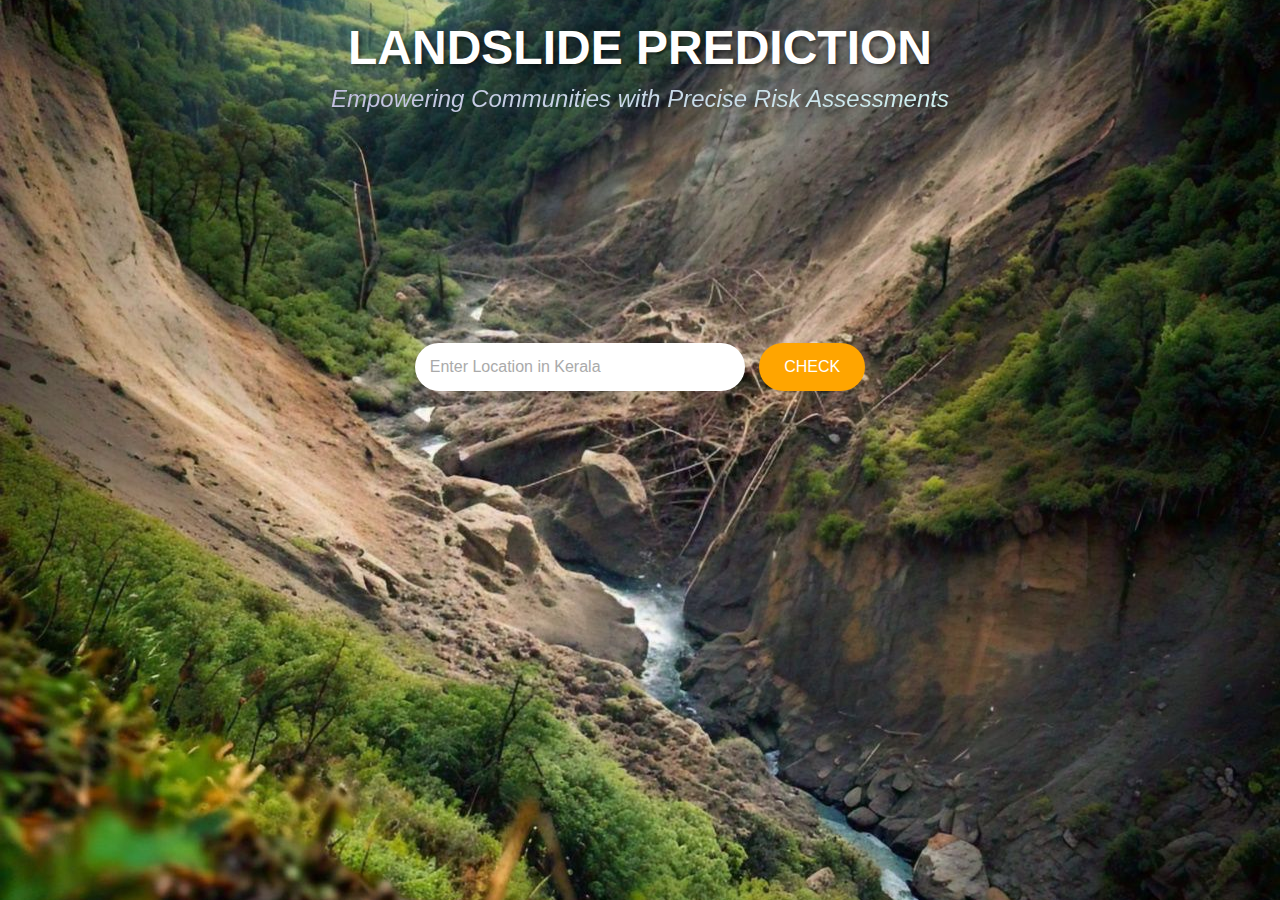
<file: templates/index.html>
<!DOCTYPE html>
<html lang="en">
<head>
    <meta charset="UTF-8">
    <meta name="viewport" content="width=device-width, initial-scale=1.0">
    <title>Landslide Prediction System</title>
    <link rel="stylesheet" href="/static/style.css">
</head>
<body>
    <header>
        <h1>LANDSLIDE PREDICTION</h1>
        <p class="tagline">Empowering Communities with Precise Risk Assessments</p>
        <div class="container">
            <form action="/predict" method="post" class="prediction-form">
                <input type="text" name="location" placeholder="Enter Location in Kerala" required class="location-input">
                <button type="submit" class="submit-button">CHECK</button>
            </form>
        </div>
    </header>
</body>
</html>
</file>
<file: static/style.css>
/* Reset default styles */
body, html {
    margin: 0;
    padding: 0;
    height: 100%;
    font-family: 'Arial', sans-serif;
    box-sizing: border-box;
}

/* Full page background image */
header {
    background-image: url('your-background-image.jpg'); /* Replace with your image path */
    background-size: cover;
    background-position: center;
    background-repeat: no-repeat;
    height: 100vh;
    display: flex;
    flex-direction: column;
    align-items: center; /* Center the form horizontally */
    color: white;
}

/* Heading */
h1 {
    font-size: 48px;
    font-weight: bold;
    margin: 0;
    padding-top: 20px;
    text-shadow: 2px 2px 4px rgba(0, 0, 0, 0.5); /* Slight shadow for readability */
}

/* Tagline */
.tagline {
    font-style: italic;
    font-size: 24px;
    background: linear-gradient(to right, #c3c0e0, rgb(206, 240, 240));
    -webkit-background-clip: text;
    -webkit-text-fill-color: transparent; /* For gradient text effect */
    margin: 10px 0 30px 0;
}

/* Form Section */
.container {

    display: flex;
    align-items: center;
    justify-content: center;
}

/* Input Field */
.location-input {
    width: 300px; /* Adjust width as needed */
    padding: 15px;
    border: none;
    border-radius: 25px;
    font-size: 16px;
    box-shadow: 0 4px 8px rgba(0, 0, 0, 0.2); /* Shadow effect */
    margin-right: 10px;
    margin-top: 200px;
    color: #333;
}

.location-input::placeholder {
    color: #aaa;
}

/* Submit Button */
.submit-button {
    padding: 15px 25px;
    border: none;
    border-radius: 25px;
    background-color: orange;
    color: white;
    font-size: 16px;
    cursor: pointer;
    transition: background-color 0.3s ease;
}

.submit-button:hover {
    background-color: darkorange;
}
</file>
